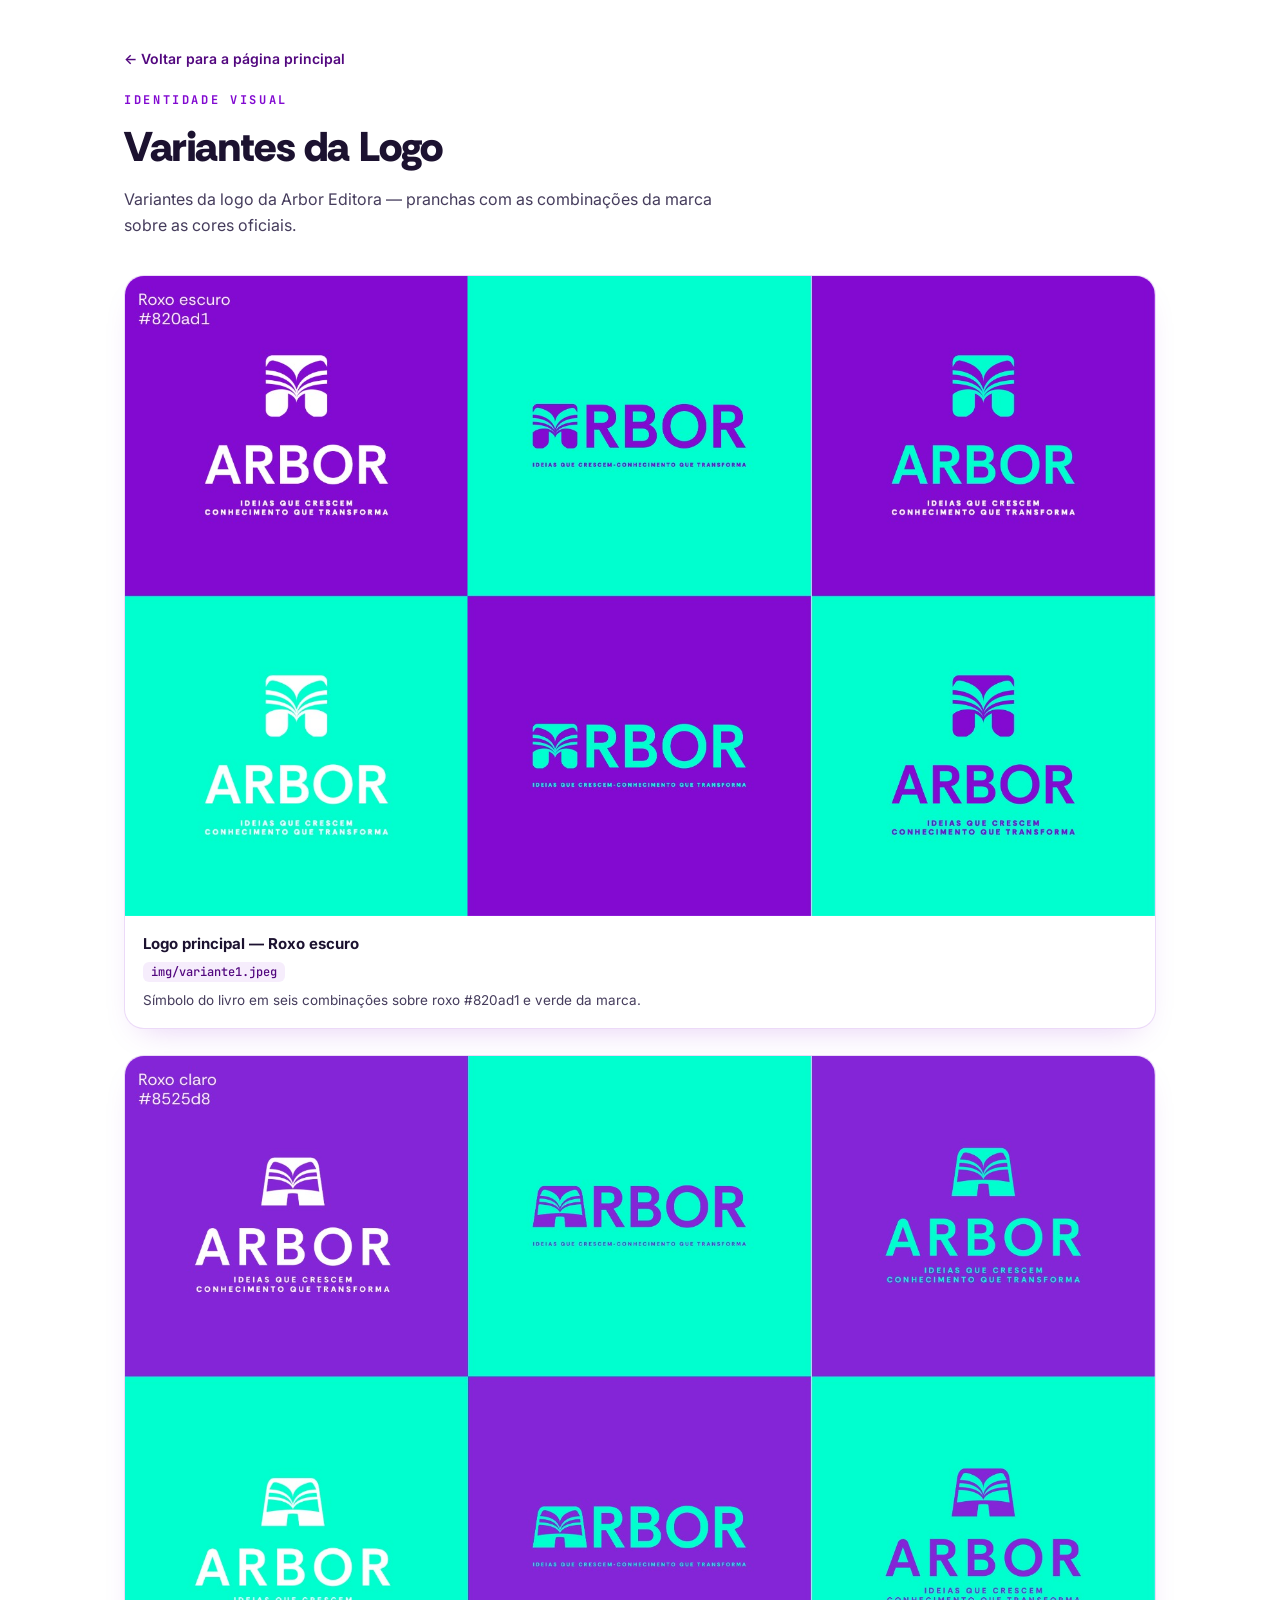
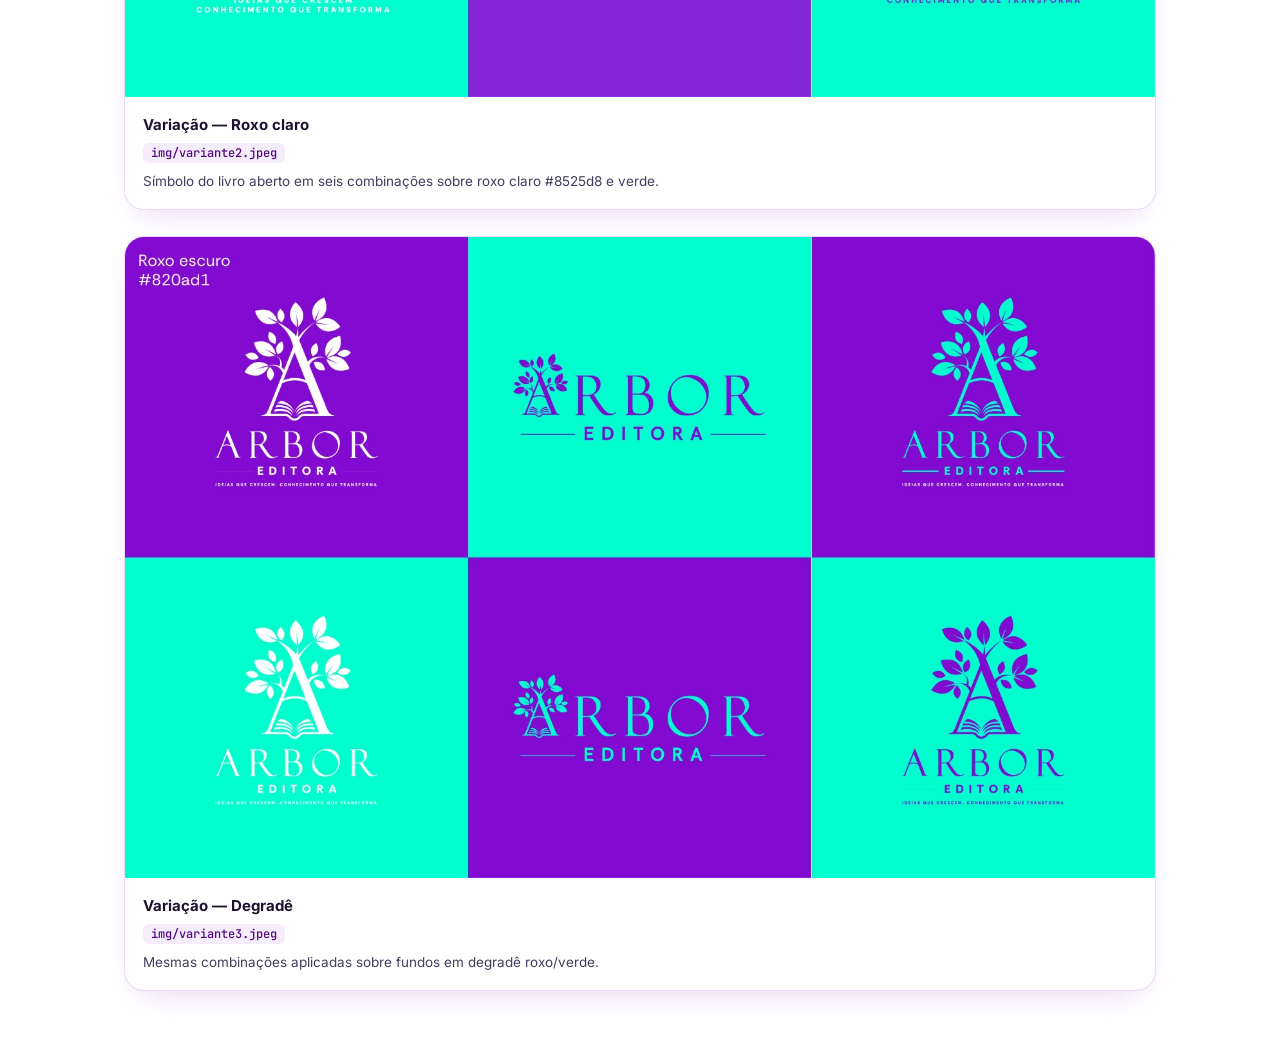
<file: imagens.html>
<!doctype html>
<html lang="pt-BR">

<head>
  <meta charset="UTF-8">
  <meta name="viewport" content="width=device-width, initial-scale=1.0">
  <title>Variantes da Logo — ARBOR EDITORA</title>
  <meta name="description" content="Variantes da logo da Arbor Editora: pranchas com as combinações da marca sobre as cores oficiais.">
  <link rel="icon" type="image/png" href="img/favicon-arbor.png">
  <link rel="stylesheet" href="css/estilo.css">
  <style>
    /* Estilos próprios da galeria (as logos são brancas, os cartões usam o roxo da marca) */
    .galeria-topo { padding: 46px 0 10px; }
    .galeria-topo .kicker { color: var(--purple); }
    .galeria-topo p { color: var(--ink-2); max-width: 60ch; margin-top: 8px; }
    .galeria-topo .voltar {
      display: inline-flex; align-items: center; gap: 6px;
      margin-bottom: 22px; font-size: 14px; font-weight: 600;
      color: var(--purple-deep); text-decoration: none;
    }
    .galeria-topo .voltar:hover { color: var(--purple-vivid); }

    /* Pranchas de variantes (JPEGs com fundo próprio, exibidas em largura maior) */
    .pranchas { display: grid; gap: 26px; padding: 26px 0 70px; }
    .prancha {
      margin: 0;
      border: 1px solid var(--borda-lavanda, rgba(130, 10, 209, .15));
      border-radius: 20px;
      background: #fff;
      overflow: hidden;
      box-shadow: 0 14px 34px -18px rgba(130, 10, 209, .25);
    }
    .prancha img { display: block; width: 100%; height: auto; }
    .prancha figcaption { padding: 16px 18px 18px; }
    .prancha figcaption b { display: block; font-size: 15px; }
    .prancha figcaption code {
      display: inline-block; margin: 6px 0 8px;
      font: 500 12px/1 var(--font-mono, monospace);
      color: var(--purple-deep);
      background: rgba(130, 10, 209, .07);
      padding: 4px 8px; border-radius: 6px;
    }
    .prancha figcaption p { font-size: 13.5px; color: var(--ink-2); line-height: 1.5; }
  </style>
</head>

<body>
  <main class="container">
    <header class="galeria-topo">
      <a class="voltar" href="index.html">← Voltar para a página principal</a>
      <span class="kicker">Identidade Visual</span>
      <h2>Variantes da Logo</h2>
      <p>Variantes da logo da Arbor Editora — pranchas com as combinações da marca
        sobre as cores oficiais.</p>
    </header>

    <section class="pranchas" aria-label="Pranchas de variantes da logo">
      <figure class="prancha">
        <img src="img/variante1.jpeg" alt="Prancha da logo principal sobre roxo escuro #820ad1 e verde" loading="lazy">
        <figcaption>
          <b>Logo principal — Roxo escuro</b>
          <code>img/variante1.jpeg</code>
          <p>Símbolo do livro em seis combinações sobre roxo #820ad1 e verde da marca.</p>
        </figcaption>
      </figure>

      <figure class="prancha">
        <img src="img/variante2.jpeg" alt="Prancha da variação da logo sobre roxo claro #8525d8 e verde" loading="lazy">
        <figcaption>
          <b>Variação — Roxo claro</b>
          <code>img/variante2.jpeg</code>
          <p>Símbolo do livro aberto em seis combinações sobre roxo claro #8525d8 e verde.</p>
        </figcaption>
      </figure>

      <figure class="prancha">
        <img src="img/variante3.jpeg" alt="Prancha da variação da logo sobre fundos em degradê" loading="lazy">
        <figcaption>
          <b>Variação — Degradê</b>
          <code>img/variante3.jpeg</code>
          <p>Mesmas combinações aplicadas sobre fundos em degradê roxo/verde.</p>
        </figcaption>
      </figure>

    </section>
  </main>
</body>

</html>
</file>
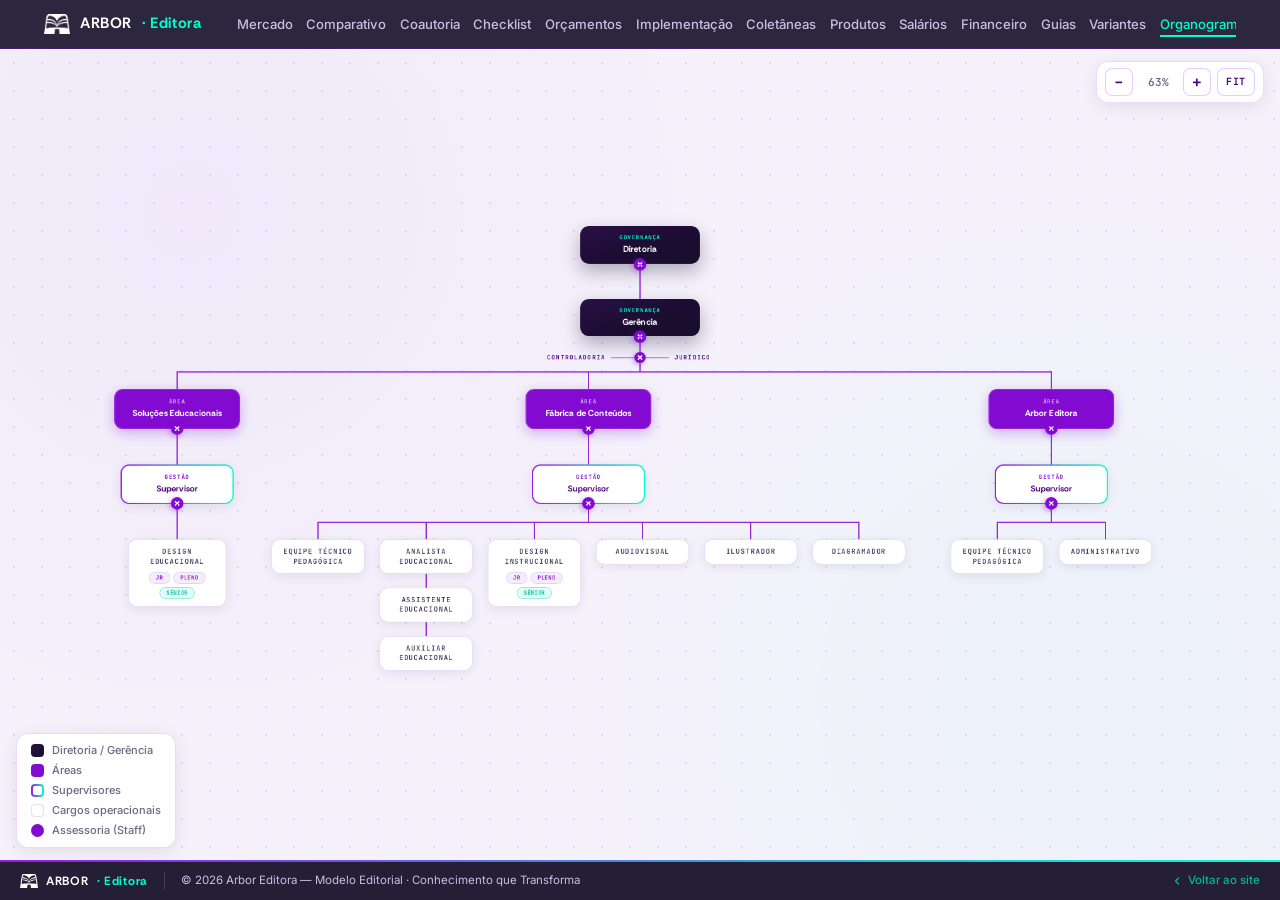
<file: organograma-arbor.html>
<!DOCTYPE html>
<html lang="pt-BR">
<head>
<meta charset="UTF-8">
<meta name="viewport" content="width=device-width, initial-scale=1.0">
<title>Organograma — ARBOR EDITORA · Modelo Editorial 2026</title>
<link rel="stylesheet" href="css/estilo.css">

<style>
@import "https://fonts.googleapis.com/css2?family=Rethink+Sans:wght@400..800&family=Inter:wght@300;400;500;600;700&family=JetBrains+Mono:wght@400;500;600;700&display=swap";

:root{
  --purple:        #820ad1;
  --purple-vivid:  #9a18e8;
  --purple-deep:   #52077f;
  --purple-soft:   rgba(130,10,209,.07);
  --green:         #00ffce;
  --green-text:    #00b899;
  --ink:           #1c1230;
  --ink-2:         #453c5c;
  --ink-3:         #6e6683;
  --papel:         #ffffff;
  --papel-2:       #f5f2fb;
  --escuro:        #1d0c33;
  --escuro-2:      #17102a;
  --nevoa:         #cdbde4;
  --borda:         rgba(130,10,209,.15);
  --font-display:  "Rethink Sans", system-ui, sans-serif;
  --font-body:     "Inter", system-ui, sans-serif;
  --font-mono:     "JetBrains Mono", ui-monospace, monospace;
  --nav-h:         46px;
  --foot-h:        40px;
  --radius:        14px;
  --sombra:        0 4px 18px rgba(28,18,48,.09);
  --ease:          cubic-bezier(0.16,1,0.3,1);
  --gap:           28px;
  --line:          rgba(130,10,209,.85);
}

*, *::before, *::after{ margin:0; padding:0; box-sizing:border-box; }

html, body{
  height:100%;
  overflow:hidden;
  font-family:var(--font-body);
  color:var(--ink);
  background:var(--papel-2);
  -webkit-font-smoothing:antialiased;
}

/* ================================================================
   RODAPÉ FIXO — faixa compacta no estilo escuro do site
   ================================================================ */
.site-footer{
  position:fixed;
  bottom:0; left:0; right:0;
  height:var(--foot-h);
  z-index:100;
  background:rgba(23,16,42,.94);
  backdrop-filter:blur(12px);
  -webkit-backdrop-filter:blur(12px);
  border-top:2px solid transparent;
  border-image:linear-gradient(90deg,var(--purple-vivid),var(--green)) 1;
  display:flex; align-items:center;
  padding:0 20px;
  gap:16px;
}
.site-footer .foot-marca{
  display:flex; align-items:center; gap:8px;
  font:700 12px/1 var(--font-display);
  letter-spacing:.06em; color:#fff;
}
.site-footer .foot-marca img{ width:18px; height:auto; }
.site-footer .foot-marca em{ color:var(--green); font-style:normal; }
.site-footer .foot-sep{ width:1px; height:18px; background:rgba(255,255,255,.15); }
.site-footer .foot-note{ font:400 11.5px/1 var(--font-body); color:var(--nevoa); flex:1; }
.site-footer .foot-back{
  font:500 11.5px/1 var(--font-body);
  color:var(--green-text);
  text-decoration:none;
  display:flex; align-items:center; gap:5px;
  transition:color .2s;
}
.site-footer .foot-back:hover{ color:var(--green); }

/* ================================================================
   CONTROLES DE ZOOM — painel flutuante no canto superior direito
   ================================================================ */
.zoom-panel{
  position:fixed;
  top:calc(var(--nav-h) + 12px); right:16px;
  z-index:90;
  background:rgba(255,255,255,.92);
  backdrop-filter:blur(10px);
  border:1px solid var(--borda);
  border-radius:12px;
  padding:6px 8px;
  display:flex; align-items:center; gap:6px;
  box-shadow:var(--sombra);
}
.zoom-btn{
  width:28px; height:28px;
  border:1px solid rgba(130,10,209,.2);
  border-radius:7px;
  background:var(--papel);
  color:var(--purple-deep);
  font:700 16px/1 var(--font-display);
  cursor:pointer;
  display:flex; align-items:center; justify-content:center;
  transition:all .15s ease;
}
.zoom-btn:hover{ background:var(--purple); color:#fff; border-color:var(--purple); }
.zoom-level{
  font:600 11px/1 var(--font-mono);
  color:var(--ink-3);
  min-width:38px; text-align:center;
}
.zoom-btn-fit{
  font-size:10px;
  font-family:var(--font-mono);
  letter-spacing:.06em;
  padding:0 8px;
  width:auto;
  text-transform:uppercase;
}

/* ================================================================
   CANVAS — ocupa 100% entre nav e rodapé
   ================================================================ */
.canvas{
  position:fixed;
  top:var(--nav-h); left:0; right:0;
  bottom:var(--foot-h);
  overflow:hidden;
  cursor:grab;
  background:var(--papel-2);
  background-image:
    radial-gradient(circle at 15% 20%, rgba(130,10,209,.04) 0%, transparent 45%),
    radial-gradient(circle at 85% 80%, rgba(0,255,206,.04) 0%, transparent 40%);
}
.canvas.dragging{ cursor:grabbing; }

/* Grid de pontos no fundo */
.canvas::before{
  content:'';
  position:absolute; inset:0;
  background-image:radial-gradient(circle, rgba(130,10,209,.12) 1px, transparent 1px);
  background-size:28px 28px;
  pointer-events:none;
}

/* Elemento que é transladado e escalado */
.viewport{
  position:absolute;
  top:0; left:0;
  transform-origin:0 0;
  will-change:transform;
  padding:60px 80px 80px;
}
/* Transição suave só no reajuste automático (expandir/recolher); arrastar e zoom continuam instantâneos */
.viewport.suave{ transition:transform .45s cubic-bezier(0.16,1,0.3,1); }

/* ================================================================
   ÁRVORE — estrutura ul/li com conectores
   ================================================================ */
.tree ul{
  list-style:none;
  padding:var(--gap) 0 0;
  display:flex; justify-content:center;
  position:relative;
}
.tree ul::before{
  content:''; position:absolute;
  top:0; left:calc(50% - 1px);
  width:2px; height:var(--gap);
  background:var(--line); z-index:1;
}
.tree li{
  display:flex; flex-direction:column; align-items:center;
  position:relative; padding:var(--gap) 12px 0;
}
.tree li::before{
  content:''; position:absolute; top:0; right:50%;
  width:50%; height:var(--gap);
  border-top:2px solid var(--line); z-index:1;
}
.tree li::after{
  content:''; position:absolute; top:0; left:calc(50% - 1px);
  width:calc(50% + 1px); height:var(--gap);
  border-top:2px solid var(--line);
  border-left:2px solid var(--line); z-index:1;
}
.tree li:first-of-type::before{ border-top:none; }
.tree li:last-of-type::after  { border-top:none; }

.tree ul.root{ padding-top:0; }
.tree ul.root::before{ display:none; }
.tree ul.root > li{ padding-top:0; }
.tree ul.root > li::before,
.tree ul.root > li::after{ display:none; }

/* Escada (hierarquia vertical) */
.tree ul.escada{
  flex-direction:column; align-items:center; padding-top:0;
}
.tree ul.escada::before{ display:none; }
.tree ul.escada > li{ padding:22px 0 0; }
.tree ul.escada > li::before{ display:none; }
.tree ul.escada > li::after{
  left:calc(50% - 1px); width:0; height:22px;
  border-top:none; border-left:2px solid var(--line);
}

/* Tronco mais alto abaixo da Gerência, para acomodar a assessoria sem sobrepor o botão do card */
.tree ul.areas{ padding-top:calc(var(--gap) * 2); }
.tree ul.areas::before{ height:calc(var(--gap) * 2); }

/* Ramais de staff (assessoria) — ligam-se ao tronco logo abaixo da Gerência */
.staff-meio{
  position:absolute; top:calc(var(--gap) + 6px); transform:translateY(-50%);
  display:flex; align-items:center; white-space:nowrap;
  z-index:1;
  transition:opacity .2s ease;
}
.staff-meio.esq{ right:50%; flex-direction:row-reverse; }
.staff-meio.dir{ left:50%; }
.staff-meio .staff-traco{ width:46px; height:2px; background:var(--purple); opacity:.5; }
.staff-lado{
  font:700 9.5px/1 var(--font-mono);
  letter-spacing:.12em; text-transform:uppercase;
  color:var(--purple-deep); margin:0 9px;
}
li.staff-oculto .staff-meio{ opacity:0; pointer-events:none; }

/* Botão único, no meio da linha, para exibir/ocultar o staff */
.staff-toggle{
  position:absolute; top:calc(var(--gap) + 6px); left:50%; z-index:2;
  transform:translate(-50%,-50%) rotate(45deg);
  width:18px; height:18px; border-radius:50%;
  background:var(--purple); color:#fff;
  display:flex; align-items:center; justify-content:center;
  box-shadow:0 3px 9px rgba(130,10,209,.4);
  cursor:pointer;
  transition:transform .3s cubic-bezier(0.34,1.56,0.64,1), background .2s;
}
.staff-toggle.fechado{
  background:var(--green); color:var(--purple-deep);
  transform:translate(-50%,-50%) rotate(0deg);
}

/* ================================================================
   CARDS
   ================================================================ */
.card{
  position:relative;
  border-radius:var(--radius);
  box-shadow:var(--sombra);
  padding:14px 20px;
  min-width:148px; max-width:240px;
  text-align:center;
  background:var(--papel);
  transition:transform .25s var(--ease), box-shadow .25s ease;
  z-index:1;
}
.card.has-kids{ cursor:pointer; }
.card:hover{
  transform:translateY(-3px);
  box-shadow:0 10px 28px rgba(28,18,48,.16);
}
.card .rotulo{
  display:block;
  font:600 9px/1 var(--font-mono);
  letter-spacing:.18em; text-transform:uppercase;
  margin-bottom:5px; opacity:.75;
}
.card-title{
  font-family:var(--font-display);
  font-weight:700; font-size:13.5px; line-height:1.3;
  letter-spacing:.01em;
}

/* Diretoria / Gerência */
.c-topo{
  background:linear-gradient(160deg,#2a1145 0%,var(--escuro) 55%,var(--escuro-2) 100%);
  color:#fff; min-width:190px;
  box-shadow:0 12px 30px rgba(23,16,42,.32);
}
.c-topo .rotulo{ color:var(--green); opacity:1; }

/* Áreas */
.c-area{
  background:var(--purple);
  border:2px solid rgba(255,255,255,.12);
  color:#fff; min-width:200px;
  box-shadow:0 6px 20px rgba(130,10,209,.3);
}
.c-area:hover{ background:var(--purple-vivid); }
.c-area .rotulo{ color:rgba(255,255,255,.75); opacity:1; }

/* Supervisores */
.c-sup{
  border:2px solid transparent;
  background:
    linear-gradient(var(--papel),var(--papel)) padding-box,
    linear-gradient(90deg,var(--purple-vivid),var(--green)) border-box;
  color:var(--purple-deep); min-width:180px;
}
.c-sup .rotulo{ color:var(--purple); opacity:1; }

/* Cargos */
.c-cargo, .c-cargo-verde{
  border:1px solid var(--borda);
  padding:11px 16px;
}
.c-cargo .card-title, .c-cargo-verde .card-title{
  font:600 11px/1.4 var(--font-mono);
  letter-spacing:.08em; text-transform:uppercase;
  color:var(--ink-2);
}
.c-cargo-verde{ border-color:rgba(0,184,153,.4); }
.c-cargo-verde .card-title{ color:var(--green-text); }

/* Badges */
.badges{
  display:flex; justify-content:center; gap:5px;
  margin-top:9px; flex-wrap:wrap;
}
.badge{
  font:600 9px/1 var(--font-mono);
  letter-spacing:.08em; text-transform:uppercase;
  padding:4px 10px; border-radius:999px;
  transition:transform .25s var(--ease);
}
.card:hover .badge{ transform:translateY(-1px); }
.badge.b-roxo{ background:var(--purple-soft); border:1px solid var(--borda); color:var(--purple); }
.badge.b-verde{ background:rgba(0,255,206,.12); border:1px solid rgba(0,184,153,.4); color:var(--green-text); }

/* Toggle */
.toggle{
  position:absolute;
  bottom:-11px; left:50%; transform:translateX(-50%);
  width:20px; height:20px; border-radius:50%;
  background:var(--purple); color:#fff;
  display:flex; align-items:center; justify-content:center;
  box-shadow:0 3px 10px rgba(130,10,209,.4);
  pointer-events:none; z-index:2;
  transition:transform .3s cubic-bezier(0.34,1.56,0.64,1), background .2s;
  transform:translateX(-50%) rotate(45deg);
}
.card.fechado .toggle{
  background:var(--green); color:var(--purple-deep);
  transform:translateX(-50%) rotate(0deg);
}
.c-cargo-verde .toggle{ background:var(--green-text); }
.card.fechado .toggle{
  background:var(--green); color:var(--purple-deep);
  transform:translateX(-50%) rotate(0deg);
}
.c-cargo-verde .toggle{ background:var(--green-text); }

/* Colapso */
li.collapsed > ul.children{ display:none; }
ul.children{ transition:opacity .18s ease; }
ul.children.closing{ opacity:0; }
ul.children.opening{ animation:surge .3s var(--ease); }
@keyframes surge{ from{ opacity:0; transform:translateY(6px); } }

/* Tooltip */
#tooltip{
  position:fixed; z-index:200;
  max-width:240px;
  background:var(--escuro-2); color:#e9e2f5;
  font:400 12px/1.5 var(--font-body);
  padding:9px 13px; border-radius:10px;
  border:1px solid rgba(0,255,206,.3);
  box-shadow:0 14px 40px rgba(23,16,42,.35);
  pointer-events:none;
  opacity:0; transition:opacity .2s ease;
}
#tooltip.show{ opacity:1; }

/* Legenda flutuante */
.legenda{
  position:fixed;
  bottom:calc(var(--foot-h) + 12px); left:16px;
  z-index:90;
  background:rgba(255,255,255,.92);
  backdrop-filter:blur(10px);
  border:1px solid var(--borda);
  border-radius:12px;
  padding:10px 14px;
  display:flex; flex-direction:column; gap:7px;
  box-shadow:var(--sombra);
}
.legenda-item{
  display:flex; align-items:center; gap:8px;
  font:500 11px/1 var(--font-body); color:var(--ink-3);
}
.swatch{ width:13px; height:13px; border-radius:4px; }
.sw-topo { background:linear-gradient(135deg,#2a1145,var(--escuro-2)); }
.sw-area { background:var(--purple); }
.sw-sup  {
  border:2px solid transparent;
  background:
    linear-gradient(#fff,#fff) padding-box,
    linear-gradient(90deg,var(--purple-vivid),var(--green)) border-box;
}
.sw-cargo{ background:#fff; border:1px solid var(--borda); }
.sw-staff{ background:var(--purple); border-radius:50%; }

/* Responsividade */
@media (max-width:640px){
  .legenda{ display:none; }
  .zoom-panel{ top:calc(var(--nav-h)+8px); right:8px; }
  .site-footer .foot-note{ display:none; }
}
@media (prefers-reduced-motion:reduce){
  *, *::before, *::after{ animation:none !important; transition:none !important; }
}
</style>
</head>
<body>

<!-- NAV OFICIAL DO SITE -->
<nav class="topo" aria-label="Seções">
  <div class="wrap">
    <a class="marca" href="index.html">
      <img src="img/logo-arbor.png" alt=""
           onerror="this.src='https://fabrica-de-conteudo.github.io/arbor/img/logo-arbor.png'">
      ARBOR <em>· Editora</em>
    </a>
    <ul id="nav-secoes">
      <li><a href="index.html#mercado">Mercado</a></li>
      <li><a href="index.html#comparativo">Comparativo</a></li>
      <li><a href="index.html#coautoria">Coautoria</a></li>
      <li><a href="index.html#checklist">Checklist</a></li>
      <li><a href="index.html#simulador">Orçamentos</a></li>
      <li><a href="index.html#implementacao">Implementação</a></li>
      <li><a href="index.html#coletaneas">Coletâneas</a></li>
      <li><a href="index.html#produtos">Produtos</a></li>
      <li><a href="index.html#salarios">Salários</a></li>
      <li><a href="index.html#financeiro">Financeiro</a></li>
      <li><a href="index.html#guias">Guias</a></li>
      <li><a href="index.html#variantes">Variantes</a></li>
      <li><a href="organograma-arbor.html" class="ativa">Organograma</a></li>
    </ul>
  </div>
</nav>

<!-- CANVAS INFINITO DO ORGANOGRAMA -->
<div class="canvas" id="canvas">
  <div class="viewport" id="viewport">
    <div class="tree" id="tree"></div>
  </div>
</div>

<!-- LEGENDA FLUTUANTE -->
<div class="legenda">
  <div class="legenda-item"><span class="swatch sw-topo"></span>Diretoria / Gerência</div>
  <div class="legenda-item"><span class="swatch sw-area"></span>Áreas</div>
  <div class="legenda-item"><span class="swatch sw-sup"></span>Supervisores</div>
  <div class="legenda-item"><span class="swatch sw-cargo"></span>Cargos operacionais</div>
  <div class="legenda-item"><span class="swatch sw-staff"></span>Assessoria (Staff)</div>
</div>

<!-- PAINEL DE ZOOM FLUTUANTE -->
<div class="zoom-panel">
  <button class="zoom-btn" id="btnZoomOut" title="Diminuir zoom">−</button>
  <span class="zoom-level" id="zoomLabel">100%</span>
  <button class="zoom-btn" id="btnZoomIn" title="Aumentar zoom">+</button>
  <button class="zoom-btn zoom-btn-fit" id="btnFit" title="Ajustar à tela">FIT</button>
</div>

<!-- RODAPÉ FIXO NO ESTILO DO SITE -->
<footer class="site-footer">
  <div class="foot-marca">
    <img src="img/logo-arbor.png" alt=""
         onerror="this.src='https://fabrica-de-conteudo.github.io/arbor/img/logo-arbor.png'">
    ARBOR <em>· Editora</em>
  </div>
  <span class="foot-sep"></span>
  <span class="foot-note">© 2026 Arbor Editora — Modelo Editorial · Conhecimento que Transforma</span>
  <a class="foot-back" href="index.html">
    <svg width="12" height="12" viewBox="0 0 24 24" fill="none" stroke="currentColor" stroke-width="2.5" stroke-linecap="round" stroke-linejoin="round"><polyline points="15 18 9 12 15 6"/></svg>
    Voltar ao site
  </a>
</footer>

<div id="tooltip" role="tooltip"></div>

<script>
/* ---- DADOS ---- */
const ORG = {
  nome:"Diretoria", tipo:"topo", descricao:"",
  filhos:[{
    nome:"Gerência", tipo:"topo", descricao:"",
    staff:[ {nome:"Controladoria"}, {nome:"Jurídico"} ],
    filhos:[
      {
        nome:"Soluções Educacionais", tipo:"area", descricao:"",
        filhos:[{
          nome:"Supervisor", tipo:"supervisor", descricao:"",
          filhos:[
            { nome:"Design Educacional", tipo:"cargo", badges:["Jr","Pleno","Sênior"], descricao:"" }
          ]
        }]
      },
      {
        nome:"Fábrica de Conteúdos", tipo:"area", descricao:"",
        filhos:[{
          nome:"Supervisor", tipo:"supervisor", descricao:"",
          filhos:[
            { nome:"Equipe Técnico Pedagógica", tipo:"cargo", descricao:"" },
            {
              nome:"Analista Educacional", tipo:"cargo",
              layout:"escada", semToggle:true, descricao:"",
              filhos:[
                { nome:"Assistente Educacional", tipo:"cargo", descricao:"" },
                { nome:"Auxiliar Educacional",   tipo:"cargo", descricao:"" }
              ]
            },
            { nome:"Design Instrucional", tipo:"cargo", badges:["Jr","Pleno","Sênior"], descricao:"" },
            { nome:"Audiovisual",  tipo:"cargo", descricao:"" },
            { nome:"Ilustrador",   tipo:"cargo", descricao:"" },
            { nome:"Diagramador",  tipo:"cargo", descricao:"" }
          ]
        }]
      },
      {
        nome:"Arbor Editora", tipo:"area", descricao:"",
        filhos:[{
          nome:"Supervisor", tipo:"supervisor", descricao:"",
          filhos:[
            { nome:"Equipe Técnico Pedagógica", tipo:"cargo", descricao:"" },
            { nome:"Administrativo",            tipo:"cargo", descricao:"" }
          ]
        }]
      }
    ]
  }]
};

/* ---- RENDER ---- */
const TIPO_CLASSE = { topo:"c-topo", area:"c-area", supervisor:"c-sup" };
const TIPO_ROTULO = { topo:"Governança", area:"Área", supervisor:"Gestão" };

function classeCard(node){
  if (TIPO_CLASSE[node.tipo]) return TIPO_CLASSE[node.tipo];
  return node.cor === "verde" ? "c-cargo-verde" : "c-cargo";
}

function criarCard(node, temFilhos){
  const card = document.createElement("div");
  card.className = "card " + classeCard(node);
  card.dataset.desc = node.descricao || "";

  if (TIPO_ROTULO[node.tipo]){
    const rot = document.createElement("span");
    rot.className = "rotulo";
    rot.textContent = TIPO_ROTULO[node.tipo];
    card.appendChild(rot);
  }

  const titulo = document.createElement("div");
  titulo.className = "card-title";
  titulo.textContent = node.nome;
  card.appendChild(titulo);

  if (Array.isArray(node.badges) && node.badges.length){
    const row = document.createElement("div");
    row.className = "badges";
    node.badges.forEach(b => {
      const pill = document.createElement("span");
      pill.className = "badge " + (b === "Sênior" ? "b-verde" : "b-roxo");
      pill.textContent = b;
      row.appendChild(pill);
    });
    card.appendChild(row);
  }

  if (temFilhos && !node.semToggle){
    card.classList.add("has-kids");
    card.setAttribute("role","button");
    card.setAttribute("tabindex","0");
    card.setAttribute("aria-expanded","true");
    const ICON_PLUS = `<svg width="10" height="10" viewBox="0 0 10 10" fill="none" stroke="currentColor" stroke-width="2" stroke-linecap="round"><line x1="5" y1="1" x2="5" y2="9"/><line x1="1" y1="5" x2="9" y2="5"/></svg>`;
    const t = document.createElement("span");
    t.className = "toggle";
    t.innerHTML = ICON_PLUS;
    card.appendChild(t);
  }
  return card;
}

function anexarStaff(li, alvo, lista){
  const ICON_PLUS = `<svg width="10" height="10" viewBox="0 0 10 10" fill="none" stroke="currentColor" stroke-width="2" stroke-linecap="round"><line x1="5" y1="1" x2="5" y2="9"/><line x1="1" y1="5" x2="9" y2="5"/></svg>`;
  const nomes = lista.map(s => (typeof s === "string" ? s : s.nome));
  const esq = document.createElement("div");
  esq.className = "staff-meio esq";
  esq.innerHTML = `<span class="staff-traco"></span><span class="staff-lado">${nomes[0]}</span>`;
  const dir = document.createElement("div");
  dir.className = "staff-meio dir";
  dir.innerHTML = `<span class="staff-traco"></span><span class="staff-lado">${nomes[1]}</span>`;

  const toggle = document.createElement("span");
  toggle.className = "staff-toggle";
  toggle.innerHTML = ICON_PLUS;
  toggle.setAttribute("role","button");
  toggle.setAttribute("tabindex","0");
  toggle.setAttribute("aria-label","Mostrar ou ocultar assessoria");
  const alternarStaff = () => {
    li.classList.toggle("staff-oculto");
    toggle.classList.toggle("fechado");
  };
  toggle.addEventListener("click", alternarStaff);
  toggle.addEventListener("keydown", e => {
    if (e.key==="Enter"||e.key===" "){ e.preventDefault(); alternarStaff(); }
  });

  alvo.appendChild(esq);
  alvo.appendChild(dir);
  alvo.appendChild(toggle);
}

function criarNo(node){
  const li = document.createElement("li");
  li.className = "node";
  const temFilhos = Array.isArray(node.filhos) && node.filhos.length > 0;
  const card = criarCard(node, temFilhos);
  li.appendChild(card);

  let ul = null;
  if (temFilhos){
    ul = document.createElement("ul");
    ul.className = "children";
    if (node.nome === "Gerência") ul.classList.add("areas");
    if (node.layout === "escada") ul.classList.add("escada");
    node.filhos.forEach(filho => ul.appendChild(criarNo(filho)));
    li.appendChild(ul);
    if (!node.semToggle){
      card.addEventListener("click", () => alternarRamo(li, card));
      card.addEventListener("keydown", e => {
        if (e.key==="Enter"||e.key===" "){ e.preventDefault(); alternarRamo(li,card); }
      });
    }
  }

  /* Assessoria (staff) fica no tronco ABAIXO do card, dentro do container de filhos */
  if (Array.isArray(node.staff) && node.staff.length === 2){
    anexarStaff(li, ul || li, node.staff);
  }

  card.addEventListener("mouseenter", () => mostrarTooltip(card));
  card.addEventListener("mouseleave", esconderTooltip);
  return li;
}

function renderizar(){
  const raizUl = document.createElement("ul");
  raizUl.className = "children root";
  raizUl.appendChild(criarNo(ORG));
  document.getElementById("tree").appendChild(raizUl);
}

/* ---- COLAPSO / EXPANSÃO ---- */
function alternarRamo(li, card){
  const ul = li.querySelector(":scope > ul.children");
  if (!ul) return;
  if (li.classList.contains("collapsed")){
    li.classList.remove("collapsed");
    card.classList.remove("fechado");
    ul.classList.add("opening");
    card.setAttribute("aria-expanded","true");
    requestAnimationFrame(() => requestAnimationFrame(ajustarComTransicao));
    setTimeout(() => ul.classList.remove("opening"), 320);
  } else {
    ul.classList.add("closing");
    card.classList.add("fechado");
    card.setAttribute("aria-expanded","false");
    setTimeout(() => {
      li.classList.add("collapsed"); ul.classList.remove("closing");
      ajustarComTransicao();
    }, 180);
  }
}

/* ---- TOOLTIP ---- */
const tip = document.getElementById("tooltip");
function mostrarTooltip(card){
  const txt = card.dataset.desc; if (!txt) return;
  tip.textContent = txt;
  const posicionar = () => {
    const r = card.getBoundingClientRect();
    tip.style.left = Math.max(8, r.left + r.width/2 - tip.offsetWidth/2) + "px";
    tip.style.top  = Math.max(8, r.top - tip.offsetHeight - 10) + "px";
  };
  posicionar();
  requestAnimationFrame(() => { posicionar(); tip.classList.add("show"); });
}
function esconderTooltip(){ tip.classList.remove("show"); }

/* ================================================================
   PAN + ZOOM — canvas infinito
   ================================================================ */
const canvas   = document.getElementById("canvas");
const viewport = document.getElementById("viewport");

let tx = 0, ty = 0;
let scale = 1;
const ZOOM_MIN = 0.25;
const ZOOM_MAX = 2;
const ZOOM_STEP = 0.1;

function aplicarTransform(){
  viewport.style.transform = `translate(${tx}px,${ty}px) scale(${scale})`;
  document.getElementById("zoomLabel").textContent = Math.round(scale*100) + "%";
}

function ajustarAoFit(){
  const vr = viewport.getBoundingClientRect();
  const cw = canvas.offsetWidth;
  const ch = canvas.offsetHeight;
  const treeW = vr.width  / scale;
  const treeH = vr.height / scale;
  const margin = 40;
  const scaleX = (cw - margin*2) / treeW;
  const scaleY = (ch - margin*2) / treeH;
  scale = Math.max(ZOOM_MIN, Math.min(ZOOM_MAX, Math.min(scaleX, scaleY)));
  tx = (cw - treeW * scale) / 2;
  ty = (ch - treeH * scale) / 2;
  aplicarTransform();
}

/* Reajusta com uma transição suave (usado após expandir/recolher um ramo) */
function ajustarComTransicao(){
  viewport.classList.add("suave");
  ajustarAoFit();
  setTimeout(() => viewport.classList.remove("suave"), 450);
}

/* ---- DRAG-TO-PAN ---- */
let active = false, moved = false;
let ox, oy, sl, st;
let vx = 0, vy = 0, lastMX, lastMY, rafId;

canvas.addEventListener("mousedown", e => {
  if (e.button !== 0) return;
  cancelAnimationFrame(rafId);
  active = true; moved = false;
  ox = e.clientX; oy = e.clientY;
  sl = tx; st = ty;
  lastMX = e.clientX; lastMY = e.clientY;
  vx = 0; vy = 0;
  canvas.classList.add("dragging");
});

window.addEventListener("mousemove", e => {
  if (!active) return;
  const dx = e.clientX - ox;
  const dy = e.clientY - oy;
  if (!moved && Math.abs(dx) < 5 && Math.abs(dy) < 5) return;
  moved = true;
  vx = e.clientX - lastMX;
  vy = e.clientY - lastMY;
  lastMX = e.clientX; lastMY = e.clientY;
  tx = sl + dx; ty = st + dy;
  aplicarTransform();
}, { passive:true });

window.addEventListener("mouseup", () => {
  if (!active) return;
  active = false;
  canvas.classList.remove("dragging");
  if (moved && (Math.abs(vx) > 1 || Math.abs(vy) > 1)) inertia();
});

canvas.addEventListener("click", e => {
  if (moved){ e.stopImmediatePropagation(); e.preventDefault(); requestAnimationFrame(()=>{ moved=false; }); }
}, true);

function inertia(){
  vx *= 0.9; vy *= 0.9;
  tx += vx; ty += vy;
  aplicarTransform();
  if (Math.abs(vx)>0.3 || Math.abs(vy)>0.3) rafId = requestAnimationFrame(inertia);
}

/* ---- ZOOM com roda do mouse ---- */
canvas.addEventListener("wheel", e => {
  e.preventDefault();
  const delta = e.deltaY < 0 ? ZOOM_STEP : -ZOOM_STEP;
  const novoScale = Math.max(ZOOM_MIN, Math.min(ZOOM_MAX, scale + delta));
  if (novoScale === scale) return;
  const rect = canvas.getBoundingClientRect();
  const mx = e.clientX - rect.left;
  const my = e.clientY - rect.top;
  tx = mx - (mx - tx) * (novoScale / scale);
  ty = my - (my - ty) * (novoScale / scale);
  scale = novoScale;
  aplicarTransform();
}, { passive:false });

/* ---- ZOOM com pinça (touch) ---- */
let lastDist = 0;
canvas.addEventListener("touchstart", e => {
  if (e.touches.length === 2){
    lastDist = Math.hypot(
      e.touches[0].clientX - e.touches[1].clientX,
      e.touches[0].clientY - e.touches[1].clientY
    );
  }
}, { passive:true });
canvas.addEventListener("touchmove", e => {
  if (e.touches.length === 2){
    e.preventDefault();
    const dist = Math.hypot(
      e.touches[0].clientX - e.touches[1].clientX,
      e.touches[0].clientY - e.touches[1].clientY
    );
    scale = Math.max(ZOOM_MIN, Math.min(ZOOM_MAX, scale * (dist / lastDist)));
    lastDist = dist;
    aplicarTransform();
  }
}, { passive:false });

/* ---- Touch pan (1 dedo) ---- */
let t1sx, t1sy, t1tx, t1ty;
canvas.addEventListener("touchstart", e => {
  if (e.touches.length === 1){
    const t = e.touches[0];
    t1sx = t.clientX; t1sy = t.clientY;
    t1tx = tx; t1ty = ty;
  }
}, { passive:true });
canvas.addEventListener("touchmove", e => {
  if (e.touches.length === 1){
    const t = e.touches[0];
    tx = t1tx + t.clientX - t1sx;
    ty = t1ty + t.clientY - t1sy;
    aplicarTransform();
  }
}, { passive:true });

/* ---- Botões de zoom ---- */
document.getElementById("btnZoomIn").addEventListener("click", () => {
  scale = Math.min(ZOOM_MAX, scale + ZOOM_STEP); aplicarTransform();
});
document.getElementById("btnZoomOut").addEventListener("click", () => {
  scale = Math.max(ZOOM_MIN, scale - ZOOM_STEP); aplicarTransform();
});
document.getElementById("btnFit").addEventListener("click", ajustarAoFit);

/* ---- BOOT ---- */
renderizar();

// Ajusta canvas às alturas reais da nav e footer
(function(){
  const nav  = document.querySelector("nav.topo");
  const foot = document.querySelector(".site-footer");
  const root = document.documentElement;
  if (nav)  root.style.setProperty("--nav-h",  nav.offsetHeight  + "px");
  if (foot) root.style.setProperty("--foot-h", foot.offsetHeight + "px");
})();

requestAnimationFrame(() => requestAnimationFrame(ajustarAoFit));
</script>
</body>
</html>
</file>
<file: css/estilo.css>
/* ============================================================
   ARBOR EDITORA — Modelo Editorial 2026
   Layout interativo por seções alternadas (claro / lavanda / escuro)
   Paleta oficial: roxo #820ad1 · verde #00ffce · fundo branco
   ============================================================ */
@import "https://fonts.googleapis.com/css2?family=Rethink+Sans:ital,wght@0,400..800;1,400..800&family=Inter:wght@300;400;500;600;700&family=JetBrains+Mono:wght@400;500;600&display=swap";

:root {
  --purple: #820ad1;
  --purple-vivid: #9a18e8;
  --purple-deep: #52077f;
  --purple-soft: rgba(130, 10, 209, .06);
  --green: #00ffce;
  --green-text: #00b899;
  --ink: #1c1230;
  --ink-2: #453c5c;
  --ink-3: #6e6683;
  --papel: #ffffff;
  --papel-2: #f8f4fe;          /* lavanda clarinho para seções alternadas */
  --escuro: #1d0c33;
  --escuro-2: #17102a;
  --nevoa: #cdbde4;            /* texto secundário sobre escuro */
  --borda-lavanda: rgba(130, 10, 209, .15);
  --font-display: "Rethink Sans", system-ui, sans-serif;
  --font-body: "Inter", system-ui, sans-serif;
  --font-mono: "JetBrains Mono", ui-monospace, monospace;
  --radius: 16px;
  --sombra: 0 10px 30px rgba(28, 18, 48, .08);
}

/* ---------- Reset ---------- */
* { margin: 0; padding: 0; box-sizing: border-box; }
html { scroll-behavior: smooth; }
body {
  font-family: var(--font-body);
  color: var(--ink);
  background: var(--papel);
  line-height: 1.6;
  -webkit-font-smoothing: antialiased;
}
img { max-width: 100%; }
h1, h2, h3, h4 { font-family: var(--font-display); letter-spacing: -.01em; }
a { color: var(--purple-deep); }
::selection { background: rgba(130, 10, 209, .18); }
:focus-visible { outline: 3px solid var(--purple); outline-offset: 2px; border-radius: 4px; }
.escuro :focus-visible, .hero :focus-visible, nav :focus-visible { outline-color: var(--green); }
.mono { font-family: var(--font-mono); }

/* ---------- Utilitários ---------- */
.wrap, .container { max-width: 1080px; margin: 0 auto; padding-inline: 24px; position: relative; z-index: 2; }
section { padding: 5.5rem 0; }
section[id] { scroll-margin-top: 72px; }
.kicker, .eyebrow {
  display: block;
  font: 700 12px/1.4 var(--font-mono);
  letter-spacing: .22em;
  text-transform: uppercase;
  color: var(--purple);
  margin-bottom: .9rem;
}
h2 { font-size: clamp(1.9rem, 4vw, 2.6rem); font-weight: 800; line-height: 1.15; margin-bottom: 1rem; }
.lead { font-size: 1.06rem; max-width: 48rem; color: var(--ink-2); }
.escuro .lead { color: var(--nevoa); }

.btn {
  display: inline-flex; align-items: center; gap: 8px;
  border: 0; cursor: pointer;
  font: 600 15px/1.2 var(--font-display);
  border-radius: 999px;
  padding: .75rem 1.5rem;
  text-decoration: none;
  transition: transform .15s ease, box-shadow .15s ease, background .2s ease;
}
.btn:active { transform: scale(.97); }
.btn-verde { background: var(--green); color: var(--purple-deep); }
.btn-verde:hover { box-shadow: 0 6px 20px rgba(0, 255, 206, .35); }
.btn-roxo { background: var(--purple); color: #fff; }
.btn-roxo:hover { box-shadow: 0 6px 20px rgba(130, 10, 209, .35); }
.btn-ghost { background: transparent; color: var(--nevoa); border: 1px solid rgba(205, 189, 228, .4); }
.btn-ghost:hover { color: #fff; border-color: var(--green); }
.ic { width: 16px; height: 16px; stroke-width: 2; }

/* ---------- Barra de progresso ---------- */
#progresso {
  position: fixed; top: 0; left: 0;
  height: 4px; width: 0;
  background: linear-gradient(90deg, var(--purple-vivid), var(--green));
  z-index: 99;
}

/* ---------- Navegação fixa ---------- */
nav.topo {
  position: fixed; top: 0; width: 100%; z-index: 90;
  background: rgba(23, 16, 42, .9);
  -webkit-backdrop-filter: blur(10px);
  backdrop-filter: blur(10px);
  border-bottom: 1px solid rgba(130, 10, 209, .35);
}
nav.topo .wrap {
  display: flex; align-items: center; justify-content: space-between;
  gap: 1.2rem; padding-block: .7rem; max-width: 1240px;
}
nav.topo .marca {
  display: flex; align-items: center; gap: 10px;
  color: #fff; font: 700 15px/1 var(--font-display);
  letter-spacing: .04em; text-decoration: none; white-space: nowrap;
  margin-right: 1rem; flex-shrink: 0;
}
@media (max-width: 640px) { nav.topo .marca em { display: none; } }
nav.topo .marca img { width: 26px; height: auto; }
nav.topo .marca em { color: var(--green); font-style: normal; }
nav.topo ul {
  display: flex; gap: .85rem; list-style: none;
  overflow-x: auto; scrollbar-width: none;
}
nav.topo ul::-webkit-scrollbar { display: none; }
/* Fade na borda direita quando o menu tem itens escondidos por rolagem */
nav.topo ul.rolavel {
  -webkit-mask-image: linear-gradient(90deg, #000 90%, transparent);
  mask-image: linear-gradient(90deg, #000 90%, transparent);
}
/* Botão hambúrguer — oculto no desktop, exibido ao colapsar */
nav.topo .nav-toggle {
  display: none; flex-direction: column; justify-content: center; gap: 5px;
  width: 42px; height: 38px; padding: 8px; flex-shrink: 0; margin-left: auto;
  background: transparent; border: 1px solid rgba(130, 10, 209, .4);
  border-radius: 10px; cursor: pointer;
}
nav.topo .nav-toggle span {
  display: block; width: 100%; height: 2px; border-radius: 2px;
  background: var(--nevoa); transition: transform .3s ease, opacity .3s ease;
}
nav.topo .nav-toggle[aria-expanded="true"] span:nth-child(1) { transform: translateY(7px) rotate(45deg); }
nav.topo .nav-toggle[aria-expanded="true"] span:nth-child(2) { opacity: 0; }
nav.topo .nav-toggle[aria-expanded="true"] span:nth-child(3) { transform: translateY(-7px) rotate(-45deg); }
nav.topo ul a {
  color: var(--nevoa); text-decoration: none;
  font-size: .82rem; font-weight: 500; white-space: nowrap;
  padding-block: .2rem;
  position: relative;
  transition: color 0.3s ease;
}
nav.topo ul a::after {
  content: ""; position: absolute; left: 0; bottom: -2px; width: 100%; height: 2px;
  background: var(--green); transform: scaleX(0); transform-origin: right;
  transition: transform 0.3s cubic-bezier(0.65, 0, 0.35, 1);
}
nav.topo ul a:hover::after, nav.topo ul a.ativa::after {
  transform: scaleX(1); transform-origin: left;
}
nav.topo ul a:hover { color: var(--green); }
nav.topo ul a.ativa { color: var(--green); }

/* ---------- Hero ---------- */
.hero {
  position: relative; overflow: hidden;
  background:
    radial-gradient(1100px 560px at 72% -10%, #9a18e8 0%, var(--purple-deep) 52%, var(--escuro) 100%);
  color: #fff;
  padding: 9.5rem 0 6.5rem;
}
.hero .wrap { position: relative; z-index: 2; }
.hero-main-logo {
  display: block;
  max-width: min(100%, 480px); height: auto;
  filter: drop-shadow(0 4px 24px rgba(0, 0, 0, .25));
  margin-bottom: 1.6rem;
}
.hero .frase {
  font-family: var(--font-display);
  font-size: clamp(1.5rem, 3.4vw, 2.3rem);
  font-weight: 700; line-height: 1.2;
  min-height: 2.4em;
}
.hero .frase #typing { color: var(--green); }
.cursor {
  display: inline-block; width: 3px; height: 1em;
  background: var(--green); vertical-align: -.12em;
  animation: pisca 1s steps(1) infinite;
}
@keyframes pisca { 50% { opacity: 0; } }
.hero .sub { margin: 1.2rem 0 2.2rem; color: var(--nevoa); font-size: 1.08rem; max-width: 44rem; }
.hero .selo-container {
  position: absolute; right: 6%; top: 20%; z-index: 2;
  width: 170px; height: 170px;
  display: flex; align-items: center; justify-content: center;
}
.hero .selo-texto {
  position: absolute; inset: 0;
  border: 1px solid rgba(0, 255, 206, .4);
  border-radius: 50%;
  color: var(--green);
  animation: gira 30s linear infinite;
}
.hero .selo-texto svg { width: 100%; height: 100%; display: block; overflow: visible; font-family: var(--font-mono); }
.hero .selo-logo {
  position: relative; z-index: 3;
  width: 38px; height: auto;
  opacity: 0.95;
}
@keyframes gira { to { transform: rotate(360deg); } }
/* marca-d'água com a logo */
.hero::after {
  content: "";
  position: absolute; right: -50px; bottom: -70px;
  width: 380px; height: 300px;
  background: url("../img/logo-arbor.png") no-repeat center / contain;
  opacity: .08;
  transform: rotate(-8deg);
  pointer-events: none;
}
@media (max-width: 1024px) { .hero .selo-container { display: none; } }

/* ---------- Temas de seção ---------- */
.claro { background: var(--papel); }
.claro-2 { background: var(--papel-2); }
.escuro {
  background: linear-gradient(160deg, #2a1145 0%, var(--escuro) 55%, var(--escuro-2) 100%);
  color: #fff;
}
.escuro .kicker { color: var(--green); }
.claro .kicker, .claro-2 .kicker { color: var(--purple); }

/* ---------- Painel "tela" (players / mercado) ---------- */
.sim { display: grid; grid-template-columns: 300px minmax(0, 1fr); gap: 1.5rem; margin-top: 2.5rem; align-items: start; }
.sim-modos { display: flex; flex-direction: column; gap: .8rem; }
.modo {
  border: 2px solid transparent;
  background: #fff;
  border-radius: 14px;
  padding: 1rem 1.1rem;
  cursor: pointer; text-align: left; font: inherit;
  transition: all 0.4s cubic-bezier(0.16, 1, 0.3, 1);
  box-shadow: 0 2px 10px rgba(28, 18, 48, .06);
}
.modo:hover { transform: translateY(-2px); }
.modo strong { display: block; font-family: var(--font-display); font-size: 1rem; color: var(--purple-deep); transition: color 0.4s ease; }
.modo > span { font-size: .82rem; color: var(--ink-3); transition: color 0.4s ease; }
.modo.ativo { border-color: var(--purple); box-shadow: 0 6px 20px rgba(130, 10, 209, .18); }
.modo .rotulo {
  display: block;
  font: 600 10px/1 var(--font-mono);
  letter-spacing: .14em; text-transform: uppercase;
  color: var(--purple); margin-bottom: 4px;
  transition: color 0.4s ease;
}

/* Estilos unificados por marca (Roxo de base, selecionado fica Verde) */
.modo {
  border: 2px solid rgba(255, 255, 255, 0.12);
  background: var(--purple);
  box-shadow: 0 4px 12px rgba(130, 10, 209, 0.15);
}
.modo:hover {
  background: var(--purple-vivid);
  border-color: rgba(255, 255, 255, 0.25);
}
.modo.ativo {
  border-color: var(--green) !important;
  background: var(--green) !important;
  box-shadow: 0 6px 20px rgba(0, 255, 206, 0.35) !important;
}
.modo .rotulo {
  color: rgba(255, 255, 255, 0.75);
}
.modo strong {
  color: #fff;
}
.modo > span {
  color: rgba(255, 255, 255, 0.85);
}
.modo.ativo .rotulo {
  color: var(--purple-deep) !important;
}
.modo.ativo strong {
  color: var(--purple-deep) !important;
}
.modo.ativo > span {
  color: var(--purple-deep) !important;
}
.sim-tela {
  background: var(--escuro-2);
  border-radius: 18px;
  padding: 1.5rem 1.7rem;
  min-height: 380px;
  color: #fff;
  box-shadow: 0 14px 40px rgba(23, 16, 42, .35);
}
.sim-topo { display: flex; gap: .4rem; align-items: center; margin-bottom: 1.2rem; }
.sim-topo i { width: 10px; height: 10px; border-radius: 50%; background: var(--purple); display: block; }
.sim-topo i:nth-child(2) { background: var(--purple-vivid); }
.sim-topo i:nth-child(3) { background: var(--green); }
.tag-nivel {
  font: 600 .7rem/1 var(--font-mono);
  letter-spacing: .12em; text-transform: uppercase;
  color: var(--green); margin-left: auto;
}
.player-painel { display: none; animation: surge .35s ease; }
.player-painel.ativo { display: block; }
@keyframes surge { from { opacity: 0; transform: translateY(8px); } }
.player-painel h3 { font-size: 1.25rem; margin-bottom: .6rem; }
.player-painel h5 {
  font: 700 12px/1.4 var(--font-mono);
  letter-spacing: .12em; text-transform: uppercase;
  color: var(--green); margin: 1.1rem 0 .4rem;
}
.player-painel p, .player-painel li { font-size: .92rem; color: #e9e2f5; }
.player-painel ul { padding-left: 1.2rem; display: grid; gap: .3rem; }
.player-painel li::marker { color: var(--green); }
.player-painel .site {
  margin-top: 1.3rem; padding-top: 1rem;
  border-top: 1px dashed rgba(205, 189, 228, .3);
  font-size: .85rem; color: var(--nevoa);
}
.player-painel .site a { color: var(--green); font-weight: 600; }

/* ---------- Acordeões ---------- */
details.acordeao {
  background: #fff;
  border-radius: 14px;
  margin-bottom: .9rem;
  box-shadow: 0 3px 12px rgba(28, 18, 48, .06);
  overflow: hidden;
  border: 1px solid var(--borda-lavanda);
}
details.acordeao summary {
  cursor: pointer;
  padding: 1.1rem 1.3rem;
  font: 600 1rem/1.4 var(--font-display);
  list-style: none;
  display: flex; align-items: center; gap: .8rem;
}
details.acordeao summary::-webkit-details-marker { display: none; }
details.acordeao summary::before {
  content: "+";
  font-family: var(--font-display);
  font-size: 1.4rem; font-weight: 700;
  color: var(--purple); width: 1.2rem; flex-shrink: 0;
  display: inline-block;
  transition: transform 0.3s cubic-bezier(0.34, 1.56, 0.64, 1);
}
details.acordeao[open] summary::before { content: "+"; transform: rotate(45deg); }
details.acordeao summary .resumo { font-size: .82rem; font-weight: 400; color: var(--ink-3); display: block; }
details.acordeao .corpo { padding: 0 1.3rem 1.3rem; }

/* ---------- Tabelas ---------- */
.tabela-scroll {
  overflow-x: auto;
  border-radius: 12px;
  border: 1px solid var(--borda-lavanda);
  background: #fff;
}
.tabela-scroll table { min-width: 640px; width: 100%; border-collapse: collapse; color: var(--ink-2); }
.tabela-scroll.estreita table { min-width: 0; }
th, td {
  padding: 14px 16px; text-align: left; vertical-align: top;
  border-bottom: 1px solid rgba(130, 10, 209, .09);
  font-size: 14px; line-height: 1.55;
}
thead th {
  font: 600 11px/1.3 var(--font-mono);
  letter-spacing: .1em; text-transform: uppercase;
  color: var(--purple-deep);
  background: linear-gradient(180deg, #f6edfe, #fbf6ff);
  border-bottom: 2px solid rgba(130, 10, 209, .18);
}
tbody tr { transition: background 0.2s ease; }
tbody tr:last-child td { border-bottom: 0; }
tbody tr:hover { background: rgba(130, 10, 209, .05); }
td:first-child { font-weight: 600; color: var(--purple-deep); }
td li::marker { color: var(--purple); }
.sim-check { color: var(--green-text); font-weight: 700; white-space: nowrap; }

/* ---------- Coautoria (slider) ---------- */
.auto-grid { display: grid; grid-template-columns: 1fr 1fr; gap: 2.2rem; align-items: stretch; margin-top: 2.4rem; }
.slider-caixa {
  background: #fff; border-radius: 18px; padding: 2rem;
  box-shadow: var(--sombra); border: 1px solid var(--borda-lavanda);
  display: flex; flex-direction: column;
}
.slider-caixa label { font: 600 15px/1.4 var(--font-display); }
.slider-caixa .valor-slider { font: 700 2.6rem/1.1 var(--font-display); color: var(--purple); margin: .6rem 0 .8rem; }
.slider-caixa .valor-slider small { font: 500 .95rem/1 var(--font-body); color: var(--ink-3); }
input[type=range] { width: 100%; accent-color: var(--purple); height: 6px; cursor: pointer; }
.range-labels { display: flex; justify-content: space-between; font-size: .8rem; font-weight: 600; color: var(--purple-deep); margin-top: .5rem; }
.slider-caixa .ref { margin-top: auto; padding-top: 1.2rem; font-size: .8rem; color: var(--ink-3); }
.auto-painel {
  border-radius: 18px; padding: 1.9rem;
  background: linear-gradient(150deg, var(--purple-vivid), var(--purple) 45%, var(--purple-deep));
  color: #fff;
  box-shadow: 0 14px 40px rgba(130, 10, 209, .3);
  display: flex; flex-direction: column; justify-content: center;
}
.auto-painel .linha-stat { display: flex; justify-content: space-between; align-items: baseline; gap: 1rem; padding: .55rem 0; border-bottom: 1px dashed rgba(255, 255, 255, .25); font-size: .92rem; }
.auto-painel .linha-stat b { font: 600 1.05rem/1.2 var(--font-mono); color: var(--green); white-space: nowrap; }
.auto-painel .total { margin-top: 1.1rem; }
.auto-painel .total span { font: 600 12px/1 var(--font-mono); letter-spacing: .14em; text-transform: uppercase; color: rgba(255, 255, 255, .8); }
.auto-painel .total b { display: block; font: 800 2.4rem/1.15 var(--font-display); color: var(--green); }
.servicos-coautoria { margin-top: 2rem; display: grid; grid-template-columns: repeat(2, 1fr); gap: .8rem; }
.servicos-coautoria li {
  list-style: none;
  display: flex; gap: .7rem; align-items: flex-start;
  background: #fff; border: 1px solid var(--borda-lavanda);
  border-radius: 12px; padding: .85rem 1rem;
  font-size: .88rem; color: var(--ink-2);
  transition: transform 0.3s cubic-bezier(0.16, 1, 0.3, 1), box-shadow 0.3s ease;
}
.servicos-coautoria li:hover { transform: translateY(-3px); box-shadow: 0 6px 16px rgba(28, 18, 48, .06); }
.servicos-coautoria .num {
  display: inline-flex; align-items: center; justify-content: center;
  width: 1.6rem; height: 1.6rem; flex-shrink: 0;
  border-radius: 50%;
  background: var(--purple); color: #fff;
  font: 700 .8rem/1 var(--font-display);
}

/* ---------- Checklist (seção escura) ---------- */
.cuidados { display: grid; grid-template-columns: 1fr 1fr; gap: .9rem; margin-top: 2.2rem; }
.cuidado {
  background: rgba(255, 255, 255, .06);
  border: 1px solid rgba(205, 189, 228, .22);
  border-radius: 14px;
  padding: 1rem 1.2rem;
  font-size: .9rem; color: #e9e2f5;
  display: flex; gap: .7rem; align-items: flex-start;
  transition: transform 0.3s cubic-bezier(0.16, 1, 0.3, 1), background 0.3s ease;
}
.cuidado:hover { transform: translateX(5px); background: rgba(255, 255, 255, .1); }
.cuidado .ic { color: var(--green); flex-shrink: 0; margin-top: 3px; width: 17px; height: 17px; }
.cuidado:last-child:nth-child(odd) { grid-column: 1 / -1; }
.frase-fechamento {
  margin-top: 2.4rem;
  font: italic 600 1.35rem/1.4 var(--font-display);
  color: var(--green); text-align: center;
}

/* ---------- Montador de orçamentos ---------- */
.formula-grid { display: grid; grid-template-columns: 1fr 1fr; gap: 2rem; margin-top: 2.4rem; align-items: start; }
.escolha { margin-bottom: 1.4rem; }
.escolha > span {
  display: block;
  font: 700 12px/1.4 var(--font-mono);
  letter-spacing: .14em; text-transform: uppercase;
  color: var(--purple-deep); margin-bottom: .55rem;
}
.chips-escolha { display: flex; flex-wrap: wrap; gap: .55rem; }
.chips-escolha button {
  font: 600 .9rem/1.2 var(--font-display);
  border: 2px solid var(--borda-lavanda);
  background: #fff; color: var(--ink-2);
  border-radius: 999px;
  padding: .55rem 1.15rem;
  cursor: pointer;
  transition: all .25s cubic-bezier(0.16, 1, 0.3, 1);
}
.chips-escolha button:hover:not(:disabled) { border-color: var(--purple-vivid); transform: translateY(-2px); box-shadow: 0 4px 10px rgba(130, 10, 209, .08); }
.chips-escolha button:active:not(:disabled) { transform: scale(0.96) translateY(0); }
.chips-escolha button.ativo { border-color: var(--purple); background: var(--purple); color: #fff; box-shadow: 0 4px 14px rgba(130, 10, 209, .25); transform: translateY(-1px); }
.chips-escolha button:disabled { opacity: .32; cursor: not-allowed; text-decoration: line-through; transform: none; box-shadow: none; }
.nota-combos { font-size: .82rem; color: var(--ink-3); margin-top: 1rem; max-width: 34rem; }
.saida {
  background: var(--escuro-2);
  border: 1px solid rgba(0, 255, 206, .35);
  border-radius: 16px;
  padding: 1.5rem 1.6rem;
  color: #fff;
  position: sticky; top: 84px;
}
.saida .proposta { font: 600 11px/1 var(--font-mono); letter-spacing: .14em; text-transform: uppercase; color: var(--green); }
.saida h3 { font-size: 1.2rem; margin: .3rem 0 1rem; }
.saida .campo-ficha { margin-bottom: .85rem; }
.saida .campo-ficha b {
  display: block;
  font: 600 10.5px/1.4 var(--font-mono);
  letter-spacing: .12em; text-transform: uppercase;
  color: var(--nevoa);
}
.saida .campo-ficha p, .saida .campo-ficha span { font-size: .84rem; color: #e9e2f5; line-height: 1.55; }
.saida .totais {
  display: grid; grid-template-columns: 1fr 1fr; gap: 1rem;
  margin-top: 1.2rem; padding-top: 1.1rem;
  border-top: 1px dashed rgba(205, 189, 228, .3);
}
.saida .totais b { display: block; font: 600 10.5px/1.6 var(--font-mono); letter-spacing: .12em; text-transform: uppercase; color: var(--nevoa); }
.saida .totais .valor { font: 700 1.5rem/1.2 var(--font-display); color: var(--green); }

/* ---------- Cards que viram (implementação) ---------- */
.cartas { display: grid; grid-template-columns: repeat(5, 1fr); gap: .9rem; margin-top: 2.4rem; }
.carta { perspective: 900px; height: 230px; cursor: pointer; background: none; border: 0; font: inherit; text-align: left; padding: 0; }
.carta-in {
  position: relative; width: 100%; height: 100%;
  transition: transform .55s cubic-bezier(.4, .1, .2, 1);
  transform-style: preserve-3d;
}
.carta.virada .carta-in { transform: rotateY(180deg); }
.face {
  position: absolute; inset: 0;
  border-radius: 14px; padding: 1.1rem;
  backface-visibility: hidden;
  -webkit-backface-visibility: hidden;
  display: flex; flex-direction: column; justify-content: flex-end;
}
.face.frente { background: linear-gradient(160deg, var(--purple-vivid), var(--purple) 55%, var(--purple-deep)); color: #fff; }
.face.frente .n { font: 800 2rem/1 var(--font-display); color: var(--green); margin-bottom: auto; }
.face.frente h3 { font-size: 1rem; line-height: 1.3; }
.face.tras {
  background: var(--green); color: var(--purple-deep);
  transform: rotateY(180deg);
  font-size: .84rem; font-weight: 500; line-height: 1.5;
  justify-content: center;
}
.dica-flip { text-align: center; font-size: .85rem; color: var(--ink-3); margin-top: 1.2rem; }

/* ---------- Linha do tempo (coletâneas) ---------- */
.ag-passos { position: relative; margin-top: 2.4rem; padding-left: 2.6rem; }
.ag-passos::before {
  content: "";
  position: absolute; left: 1.15rem; top: .6rem; bottom: 1.6rem;
  width: 2px;
  background: repeating-linear-gradient(to bottom, rgba(130, 10, 209, .35) 0 6px, transparent 6px 12px);
}
.ag-passo { position: relative; display: flex; gap: 1.1rem; margin-bottom: 1.5rem; }
.ag-num {
  position: absolute; left: -2.6rem; top: 0;
  width: 2.3rem; height: 2.3rem; border-radius: 50%;
  background: var(--purple); color: #fff;
  display: flex; align-items: center; justify-content: center;
  font: 600 1rem/1 var(--font-display);
  box-shadow: 0 4px 10px rgba(130, 10, 209, .3);
  transition: transform 0.3s cubic-bezier(0.34, 1.56, 0.64, 1), box-shadow 0.3s ease;
}
.ag-passo.ag-final .ag-num { background: var(--green); color: var(--purple-deep); }
.ag-corpo {
  background: #fff; border-radius: 14px;
  padding: 1.1rem 1.3rem; flex: 1;
  box-shadow: 0 3px 12px rgba(28, 18, 48, .06);
  border: 1px solid var(--borda-lavanda);
  transition: transform 0.3s cubic-bezier(0.16, 1, 0.3, 1), box-shadow 0.3s ease;
}
.ag-passo:hover .ag-corpo { transform: translateX(6px); box-shadow: 0 8px 20px rgba(28, 18, 48, .08); }
.ag-passo:hover .ag-num { transform: scale(1.1); box-shadow: 0 6px 14px rgba(130, 10, 209, .4); }
.ag-corpo .data { font: 600 11px/1 var(--font-mono); letter-spacing: .12em; color: var(--green-text); }
.ag-corpo h3 { font-size: 1.05rem; margin: .25rem 0 .4rem; color: var(--purple-deep); }
.ag-corpo ul { padding-left: 1.2rem; display: grid; gap: .2rem; }
.ag-corpo li { font-size: .9rem; color: var(--ink-2); }
.ag-corpo li::marker { color: var(--purple); }
.ag-passo.ag-final .ag-corpo { border: 1px solid rgba(0, 185, 153, .45); }
.meta-caixa {
  margin-top: 1.8rem;
  background: #fff; border: 1px dashed rgba(130, 10, 209, .35);
  border-radius: 14px; padding: 1.1rem 1.4rem;
  font-size: .92rem; color: var(--ink-2);
}
.meta-caixa b { color: var(--purple-deep); }

/* ---------- Produtos ---------- */
.produtos-grid { display: grid; grid-template-columns: repeat(3, 1fr); gap: 1rem; margin-top: 2.4rem; }
.produto {
  background: #fff; border: 1px solid var(--borda-lavanda);
  border-radius: 16px; padding: 1.5rem;
  box-shadow: 0 3px 12px rgba(28, 18, 48, .05);
  display: flex; flex-direction: column; gap: .6rem;
  transition: transform 0.4s cubic-bezier(0.16, 1, 0.3, 1), box-shadow 0.4s ease;
}
.produto:hover { transform: translateY(-4px); box-shadow: 0 12px 24px rgba(28, 18, 48, .08); }
.produto h3 { font-size: 1.02rem; color: var(--purple-deep); }
.produto p { font-size: .9rem; color: var(--ink-2); }
.produto .nota {
  margin-top: auto;
  font: 600 12px/1.5 var(--font-mono);
  color: var(--green-text);
  background: linear-gradient(180deg, #dffcf2, #ecfff9);
  border-radius: 999px; padding: 6px 12px;
  align-self: flex-start;
}
.generos { display: flex; flex-wrap: wrap; gap: 6px; margin-top: .4rem; }
.generos span {
  font-size: .78rem; font-weight: 600; color: var(--purple-deep);
  border: 1px solid var(--borda-lavanda);
  background: var(--purple-soft);
  border-radius: 999px; padding: 4px 10px;
}

/* ---------- Salários ---------- */
.aviso {
  display: flex; gap: 14px; align-items: flex-start;
  background: linear-gradient(135deg, var(--green) 0%, #00d5a7 100%);
  border: 1px solid rgba(255, 255, 255, 0.4);
  border-radius: 14px; padding: 1.1rem 1.3rem;
  margin-top: 1rem;
  box-shadow: 0 10px 25px rgba(0, 255, 206, 0.2), inset 0 2px 0 rgba(255, 255, 255, 0.4);
  transition: transform 0.4s cubic-bezier(0.16, 1, 0.3, 1), box-shadow 0.4s ease;
}
.aviso:hover {
  transform: translateY(-4px);
  box-shadow: 0 16px 32px rgba(0, 255, 206, 0.35), inset 0 2px 0 rgba(255, 255, 255, 0.5);
}
.aviso .ic { 
  width: 32px; height: 32px; flex-shrink: 0; 
  color: var(--purple); background: #fff; 
  border-radius: 10px; padding: 6px; 
  box-shadow: 0 4px 12px rgba(0, 153, 122, 0.15);
}
.aviso p { font-size: .95rem; color: #024a3c; font-weight: 500; }
.aviso .status { display: block; margin-top: 6px; font: 700 12px/1.6 var(--font-mono); color: var(--purple-deep); }
.aviso a { font-weight: 600; color: var(--purple-deep); }
.aviso .btn {
  background: #fff; color: var(--purple-deep); border-color: #fff; font-weight: 600;
  box-shadow: 0 4px 14px rgba(0, 153, 122, 0.2);
}
.aviso .btn:hover { background: var(--purple-soft); transform: translateY(-2px); box-shadow: 0 6px 20px rgba(130, 10, 209, 0.15); }
.relatorio-corpo { display: grid; gap: 1.4rem; padding-top: .4rem; }
.relatorio-corpo header h4 { font-size: 1.05rem; }
.relatorio-corpo header p { font-size: .82rem; color: var(--ink-3); margin-top: 4px; }
.relatorio-corpo h5 { font: 700 .95rem/1.3 var(--font-display); margin-bottom: 8px; }
.relatorio-corpo .explica { font-size: .85rem; color: var(--ink-2); margin-bottom: 10px; }
.relatorio-corpo .fonte { font: 500 11px/1 var(--font-mono); color: var(--ink-3); margin-top: 8px; }
.conclusao {
  background: var(--papel-2);
  border-left: 3px solid var(--purple);
  border-radius: 0 12px 12px 0;
  padding: 1rem 1.2rem;
  font-size: .92rem; color: var(--ink-2);
}
.conclusao strong { color: var(--purple-deep); }
.lista-vagas {
  list-style: none; margin: 0; padding: 0;
  display: grid; gap: 8px;
  grid-template-columns: repeat(auto-fill, minmax(min(420px, 100%), 1fr));
}
.lista-vagas li {
  display: flex; justify-content: space-between; align-items: center;
  gap: 6px 18px; flex-wrap: wrap;
  padding: 11px 14px;
  background: linear-gradient(180deg, #fdfbff, #faf6ff);
  border: 1px solid rgba(130, 10, 209, .13);
  border-radius: 12px;
}
.lista-vagas .vaga-info b { display: block; font-size: 13.5px; line-height: 1.35; color: var(--purple-deep); }
.lista-vagas .vaga-info span { font-size: 12px; color: var(--ink-3); }
.lista-vagas .salario {
  margin-left: auto;
  font: 600 12.5px/1.4 var(--font-mono);
  color: var(--green-text);
  background: linear-gradient(180deg, #dffcf2, #ecfff9);
  border-radius: 999px; padding: 5px 11px;
  text-align: center;
}

/* ---------- Financeiro (escuro) ---------- */
.fin-grid { display: grid; grid-template-columns: 1fr 1fr; gap: 1.4rem; margin-top: 2.4rem; align-items: start; }
.fin-bloco { background: rgba(255, 255, 255, .05); border: 1px solid rgba(205, 189, 228, .22); border-radius: 16px; padding: 1.3rem; }
.fin-cabecalho { display: flex; justify-content: space-between; align-items: baseline; gap: 1rem; flex-wrap: wrap; margin-bottom: 1rem; }
.fin-cabecalho h3 { font-size: 1.1rem; }
.fin-cabecalho b { font: 600 .95rem/1.2 var(--font-mono); color: var(--green); white-space: nowrap; }
.fin-rodape { display: flex; justify-content: space-between; align-items: center; margin-top: 1.1rem; padding-top: 0.9rem; border-top: 1px dashed rgba(205, 189, 228, 0.22); }
.fin-rodape span { font-size: 0.85rem; color: var(--nevoa); font-weight: 500; }
.fin-rodape b { font: 700 1.15rem/1.2 var(--font-mono); color: var(--green); white-space: nowrap; }
.fin-bloco .tabela-scroll { border-color: rgba(205, 189, 228, .25); }
.fin-bloco .tabela-scroll table { min-width: 0; }
.resultado {
  margin-top: 1.6rem;
  display: flex; justify-content: space-between; align-items: center; gap: 1.2rem; flex-wrap: wrap;
  background: rgba(0, 255, 206, .08);
  border: 1px solid rgba(0, 255, 206, .4);
  border-radius: 16px;
  padding: 1.4rem 1.7rem;
}
.resultado h3 { font-size: 1.15rem; }
.resultado p { font-size: .85rem; color: var(--nevoa); margin-top: 2px; }
.resultado .valor { font: 800 clamp(1.8rem, 4vw, 2.6rem)/1.1 var(--font-display); color: var(--green); white-space: nowrap; }

/* ---------- Guias do autor ---------- */
.guias { display: grid; grid-template-columns: repeat(3, 1fr); gap: 1rem; margin-top: 2.4rem; }
.guia {
  background: #fff; border: 1px solid var(--borda-lavanda);
  border-radius: 16px; padding: 1.6rem 1.5rem;
  box-shadow: 0 3px 12px rgba(28, 18, 48, .05);
  display: flex; flex-direction: column; gap: .55rem;
  transition: transform 0.4s cubic-bezier(0.16, 1, 0.3, 1), box-shadow 0.4s ease;
}
.guia:hover {
  transform: translateY(-4px);
  box-shadow: 0 12px 24px rgba(28, 18, 48, .08);
}
.guia .icone {
  width: 42px; height: 42px; border-radius: 12px;
  display: grid; place-items: center;
  background: linear-gradient(135deg, var(--purple-vivid), var(--purple-deep));
  color: #fff;
  box-shadow: 0 8px 18px -8px rgba(130, 10, 209, .6);
  transition: transform 0.4s cubic-bezier(0.34, 1.56, 0.64, 1);
}
.guia:hover .icone {
  transform: scale(1.1) rotate(4deg);
}
.guia .icone .ic { width: 20px; height: 20px; }
.guia h3 { font-size: 1.05rem; color: var(--purple-deep); }
.guia .sub { font: 600 11px/1 var(--font-mono); letter-spacing: .12em; text-transform: uppercase; color: var(--green-text); }
.guia p, .guia li { font-size: .88rem; color: var(--ink-2); }
.guia .passos { font: 600 12px/1.4 var(--font-mono); letter-spacing: .08em; text-transform: uppercase; color: var(--purple); margin-top: .4rem; }
.guia ol { padding-left: 1.2rem; display: grid; gap: .2rem; }
.guia li::marker { color: var(--purple); font-weight: 700; }
.guia .citacao {
  margin-top: auto; padding-top: .8rem;
  border-top: 1px dashed var(--borda-lavanda);
  font: italic 500 .84rem/1.5 var(--font-display);
  color: var(--purple-deep);
}
.isbn { display: flex; gap: 6px; flex-wrap: wrap; margin: .4rem 0; }
.isbn span {
  font: 600 .95rem/1 var(--font-mono);
  color: var(--purple-deep);
  background: var(--purple-soft);
  border: 1px solid var(--borda-lavanda);
  border-radius: 8px; padding: 8px 10px;
}
.isbn-legenda { font-size: .76rem !important; color: var(--ink-3) !important; }

/* ---------- Botão voltar ao topo ---------- */
#btn-topo {
  position: fixed; right: 20px; bottom: 20px; z-index: 60;
  width: 48px; height: 48px; border-radius: 50%;
  border: 0; cursor: pointer;
  background: linear-gradient(150deg, var(--purple-vivid), var(--purple-deep));
  color: #fff;
  display: grid; place-items: center;
  box-shadow: 0 10px 24px -8px rgba(130, 10, 209, .6);
  opacity: 0; visibility: hidden; transform: translateY(8px);
  transition: opacity .25s ease, transform .25s ease, visibility .25s;
}
#btn-topo.visivel { opacity: 1; visibility: visible; transform: none; }
#btn-topo .ic { width: 20px; height: 20px; }

/* ---------- Rodapé ---------- */
footer {
  background: var(--escuro-2);
  color: rgba(255, 255, 255, .85);
  font-size: 13.5px;
  padding: 3.4rem 0 1.8rem;
  border-top: 3px solid transparent;
  border-image: linear-gradient(90deg, var(--purple-vivid), var(--green)) 1;
}
.footer-grid {
  display: flex; align-items: center; justify-content: space-between;
  gap: 24px 40px; flex-wrap: wrap;
  padding-bottom: 26px; margin-bottom: 22px;
  border-bottom: 1px solid rgba(255, 255, 255, .12);
}
.footer-marca { display: flex; align-items: center; gap: 16px; }
.footer-marca img { width: 46px; height: auto; filter: drop-shadow(0 4px 14px rgba(0, 0, 0, .35)); }
.footer-marca b { display: block; font: 700 18px/1.25 var(--font-display); letter-spacing: .1em; color: #fff; }
.footer-marca span { font: italic 400 13.5px/1.4 var(--font-display); color: var(--green); }
.footer-nav { display: flex; flex-wrap: wrap; gap: 8px 24px; }
.footer-nav a { color: rgba(255, 255, 255, .78); text-decoration: none; font-weight: 600; transition: color .2s ease; }
.footer-nav a:hover { color: var(--green); }
.footer-base { display: flex; align-items: center; justify-content: space-between; gap: 8px 24px; flex-wrap: wrap; color: rgba(255, 255, 255, .55); }
.footer-base .frase { font: italic 400 13px/1.4 var(--font-display); color: rgba(0, 255, 206, .75); margin-right: 72px; }

/* ---------- Revelação ao rolar (só com JavaScript ativo) ---------- */
html.js .reveal { 
  opacity: 0; 
  transform: translateY(40px) scale(0.97); 
  transition: opacity 0.8s cubic-bezier(0.16, 1, 0.3, 1), transform 0.8s cubic-bezier(0.16, 1, 0.3, 1); 
}
html.js .reveal.vis { 
  opacity: 1; 
  transform: translateY(0) scale(1); 
}

/* ---------- Modal de Pesquisa de Salários ---------- */
.modal-overlay {
  position: fixed;
  inset: 0;
  background: rgba(28, 18, 48, 0.6);
  backdrop-filter: blur(8px);
  -webkit-backdrop-filter: blur(8px);
  display: flex;
  align-items: center;
  justify-content: center;
  z-index: 1000;
  opacity: 0;
  pointer-events: none;
  transition: opacity 0.4s cubic-bezier(0.16, 1, 0.3, 1), backdrop-filter 0.4s ease;
}
.modal-overlay.ativo {
  opacity: 1;
  pointer-events: all;
}
.modal-container {
  background: #fff;
  border-radius: 20px;
  width: 90%;
  max-width: 900px;
  max-height: 85vh;
  box-shadow: 0 20px 50px rgba(28, 18, 48, 0.15);
  display: flex;
  flex-direction: column;
  transform: translateY(60px) scale(0.92);
  opacity: 0;
  transition: transform 0.6s cubic-bezier(0.34, 1.56, 0.64, 1), opacity 0.4s ease;
  border: 1px solid var(--borda-lavanda);
  overflow: hidden;
}
.modal-overlay.ativo .modal-container {
  transform: translateY(0) scale(1);
  opacity: 1;
}
.modal-header {
  padding: 1.2rem 2rem;
  border-bottom: 1px solid var(--borda-lavanda);
  display: flex;
  align-items: center;
  justify-content: space-between;
  background: var(--papel-2);
}
.modal-header h3 {
  font-size: 1.3rem;
  color: var(--purple-deep);
  margin: 0;
}
.modal-header .btn-fechar {
  background: none;
  border: 0;
  cursor: pointer;
  color: var(--ink-2);
  display: flex;
  align-items: center;
  justify-content: center;
  padding: 8px;
  border-radius: 50%;
  transition: background 0.2s, color 0.2s;
}
.modal-header .btn-fechar:hover {
  background: rgba(130, 10, 209, 0.08);
  color: var(--purple);
}
.modal-body {
  padding: 2rem;
  overflow-y: auto;
}
body.modal-aberto {
  overflow: hidden;
}

/* ---------- Variantes da Logo ---------- */
.variantes-grid {
  display: grid;
  grid-template-columns: repeat(3, 1fr);
  gap: 1.5rem;
  margin-top: 2.4rem;
}
.variante-card {
  background: #fff;
  border: 1px solid var(--borda-lavanda);
  border-radius: 16px;
  overflow: hidden;
  box-shadow: 0 4px 15px rgba(28, 18, 48, 0.05);
  transition: transform 0.25s ease, box-shadow 0.25s ease;
}
.variante-card:hover {
  transform: translateY(-5px);
  box-shadow: 0 12px 30px rgba(130, 10, 209, 0.12);
}
.variante-img {
  aspect-ratio: 16 / 9;
  overflow: hidden;
  background: var(--purple-soft);
  display: flex;
  align-items: center;
  justify-content: center;
}
.variante-img img {
  width: 100%;
  height: 100%;
  object-fit: cover;
  transition: transform 0.4s ease;
}
.variante-card:hover .variante-img img {
  transform: scale(1.05);
}
.variante-info {
  padding: 1.3rem;
}
.variante-info h3 {
  font-size: 1.1rem;
  color: var(--purple-deep);
  margin-bottom: 6px;
}
.variante-info code {
  display: inline-block;
  font-family: var(--font-mono);
  font-size: 0.72rem;
  color: var(--purple);
  background: var(--purple-soft);
  padding: 3px 8px;
  border-radius: 6px;
  margin-bottom: 10px;
}
.variante-info p {
  font-size: 0.85rem;
  color: var(--ink-2);
  line-height: 1.5;
}

/* ---------- Responsivo ---------- */
/* ---------- Menu colapsado (hambúrguer) ---------- */
@media (max-width: 1100px) {
  nav.topo .nav-toggle { display: flex; }
  nav.topo ul.rolavel { -webkit-mask-image: none; mask-image: none; }
  #nav-secoes {
    position: absolute; top: 100%; left: 0; right: 0;
    flex-direction: column; align-items: stretch; gap: 0;
    padding: 0 24px; overflow: hidden; max-height: 0;
    background: rgba(23, 16, 42, .98);
    -webkit-backdrop-filter: blur(10px); backdrop-filter: blur(10px);
    border-bottom: 1px solid rgba(130, 10, 209, .35);
    box-shadow: 0 20px 40px rgba(0, 0, 0, .45);
    transition: max-height .35s ease;
  }
  #nav-secoes.aberto { max-height: 80vh; overflow-y: auto; }
  #nav-secoes li { border-top: 1px solid rgba(130, 10, 209, .15); }
  #nav-secoes li:first-child { border-top: 0; }
  nav.topo ul a { display: block; padding: .9rem 0; font-size: 1rem; }
  nav.topo ul a::after { display: none; }
}
@media (max-width: 1024px) {
  section { padding: 4rem 0; }
  .sim { grid-template-columns: 1fr; }
  .sim-modos { flex-direction: row; overflow-x: auto; padding-bottom: 6px; }
  .sim-modos .modo { min-width: 230px; }
  .cartas { grid-template-columns: repeat(3, 1fr); }
  .auto-grid, .formula-grid, .fin-grid { grid-template-columns: 1fr; }
  .saida { position: static; }
  .guias, .produtos-grid { grid-template-columns: 1fr 1fr; }
  .variantes-grid { grid-template-columns: 1fr 1fr; }
  .modal-container {
    width: 95%;
    max-height: 90vh;
  }
  .modal-header {
    padding: 1rem 1.5rem;
  }
  .modal-body {
    padding: 1.5rem;
  }
}
@media (max-width: 640px) {
  .wrap, .container { padding-inline: 18px; }
  
  /* Hero Mobile Redesign */
  .hero { padding: 6.5rem 0 3.5rem; text-align: left; }
  .hero-main-logo { max-width: 240px; margin-bottom: 1rem; }
  .hero .frase { min-height: auto; font-size: 1.8rem; }
  .hero .sub { font-size: 1rem; margin: 1rem 0 1.5rem; }
  .hero .btn { width: 100%; display: flex; justify-content: center; margin: 0 0 12px 0 !important; }
  .hero::after { display: none; }
  
  /* Menu colapsado alinha o padding lateral com o conteúdo */
  #nav-secoes { padding: 0 18px; }

  section { padding: 3.5rem 0; }
  
  .sim-modos .modo { min-width: 180px; padding: 1rem; }
  .chips-escolha button { flex-grow: 1; text-align: center; }
  
  .cuidados, .servicos-coautoria { grid-template-columns: 1fr; }
  .cartas { grid-template-columns: 1fr; gap: 1rem; }
  .guias, .produtos-grid { grid-template-columns: 1fr; }
  .variantes-grid { grid-template-columns: 1fr; }
  
  .footer-grid, .footer-base, .footer-nav { justify-content: center; text-align: center; }
  .footer-marca { flex-direction: column; gap: 10px; }
  .footer-base .frase { margin-right: 0; }
  
  .ag-passos { padding-left: 2rem; }
  .ag-num { left: -2rem; width: 1.8rem; height: 1.8rem; font-size: .85rem; }
  
  .aviso { flex-direction: column; align-items: flex-start !important; padding: 1.2rem; gap: 10px; }
  .aviso .btn { width: 100%; display: flex; justify-content: center; margin-top: 10px; }
}
@media (max-width: 420px) {
  th, td { padding: 11px 12px; font-size: 13px; }
  .cartas { grid-template-columns: 1fr; }
  .carta { height: 180px; }
  #btn-topo { right: 14px; bottom: 14px; width: 44px; height: 44px; }
}

/* ---------- Movimento reduzido ---------- */
@media (prefers-reduced-motion: reduce) {
  *, *::before, *::after { animation: none !important; transition: none !important; }
  html { scroll-behavior: auto; }
  html.js .reveal { opacity: 1; transform: none; }
}
</file>
